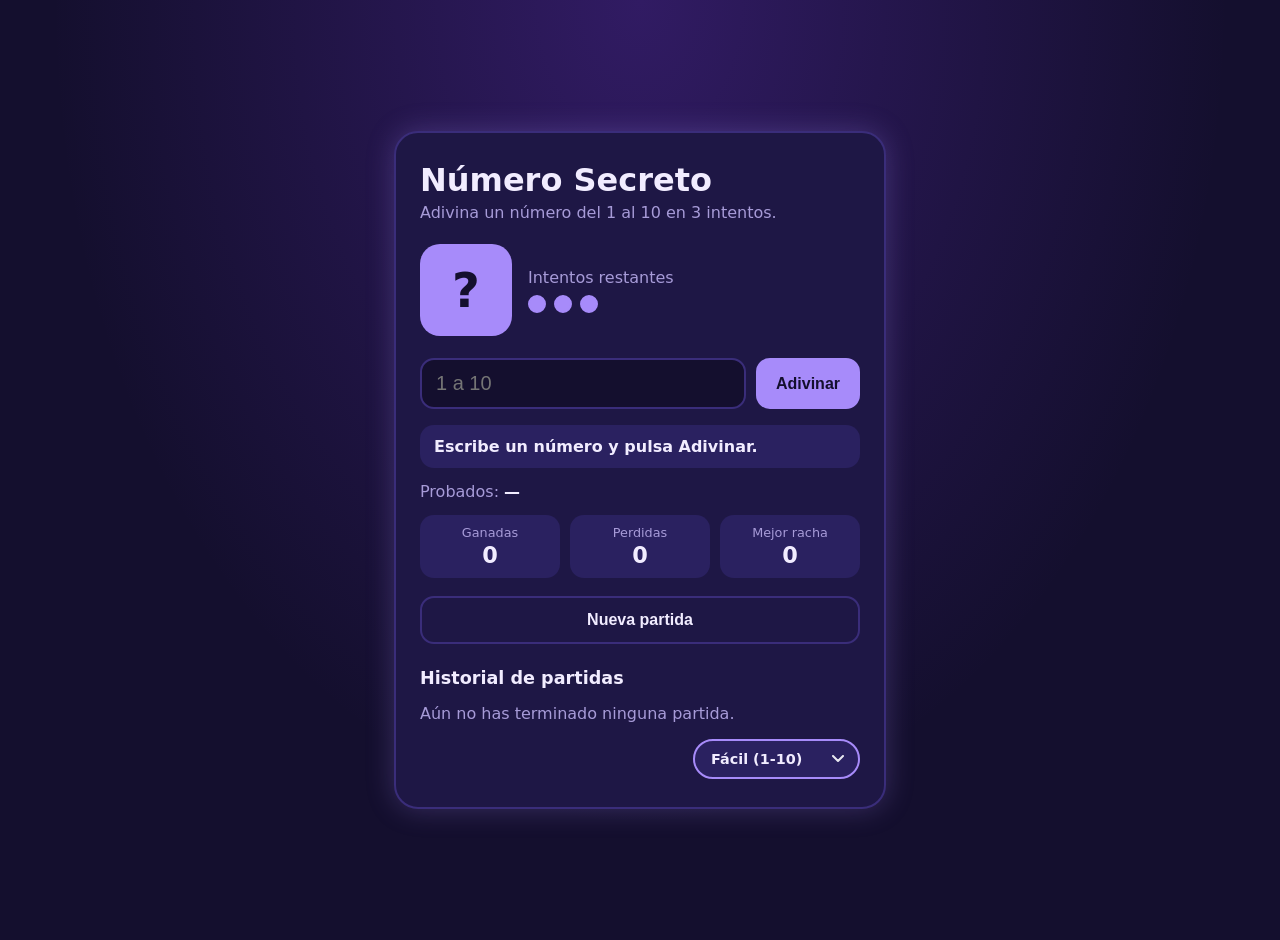
<file: Index.html>
<!DOCTYPE html>
<html lang="es">
<head>
  <meta charset="utf-8">
  <meta name="viewport" content="width=device-width, initial-scale=1">
  <title>Número Secreto</title>
  <link rel="stylesheet" href="css/style.css">
</head>
<body>
  <!-- Capas de efectos: destellos de pantalla y cartel grande (OK, PERDISTE, nivel) -->
  <div id="efecto" class="efecto" aria-hidden="true"></div>
  <div id="cartel" class="cartel" aria-hidden="true"></div>

  <main>
    <h1>Número Secreto</h1>
    <p class="subtitulo" id="subtitulo">Adivina un número del 1 al 10 en 3 intentos.</p>

    <div class="tablero">
      <div class="secreto" id="secreto" aria-label="Número secreto oculto">?</div>
      <div class="intentos">
        <span>Intentos restantes</span>
        <div id="bolas"></div>
      </div>
    </div>

    <div class="entrada">
      <input id="campoNumero" type="number" min="1" max="10" placeholder="1 a 10">
      <button id="btnAdivinar" type="button">Adivinar</button>
    </div>

    <p id="mensaje">Escribe un número y pulsa Adivinar.</p>

    <p class="probados" id="probados">Probados: <b>—</b></p>

    <div class="marcador">
      <div><span>Ganadas</span><strong id="ganadas">0</strong></div>
      <div><span>Perdidas</span><strong id="perdidas">0</strong></div>
      <div><span>Mejor racha</span><strong id="mejorRacha">0</strong></div>
    </div>

    <button id="btnNueva" type="button">Nueva partida</button>

    <section class="partidas">
      <h2>Historial de partidas</h2>
      <p id="sinPartidas">Aún no has terminado ninguna partida.</p>
      <ol id="listaPartidas"></ol>

      <div class="acciones">
        <button id="btnBorrar" type="button">Borrar historial</button>
        <select id="nivel" aria-label="Dificultad">
          <option value="facil">Fácil (1-10)</option>
          <option value="medio">Medio (1-50)</option>
          <option value="dificil">Difícil (1-100)</option>
        </select>
      </div>
    </section>
  </main>
  <script src="js/script.js"></script>
</body>
</html>
</file>
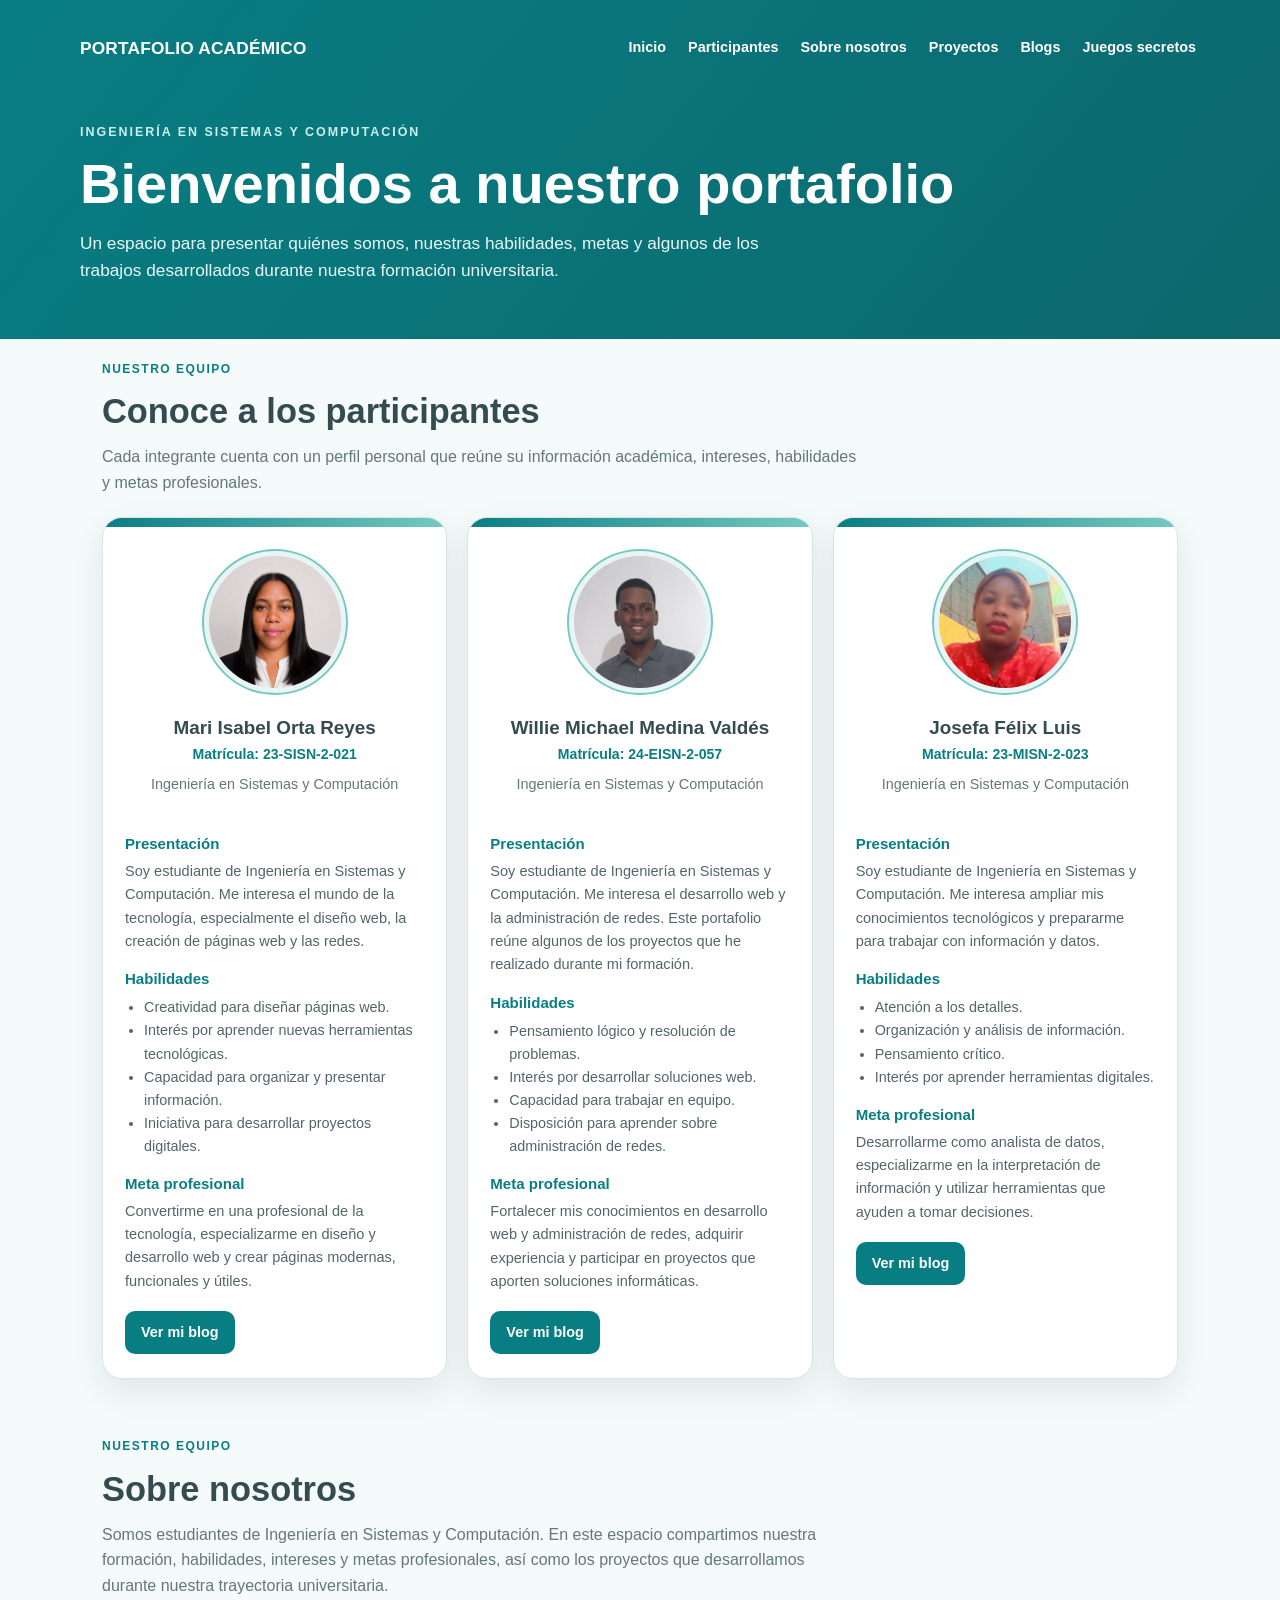
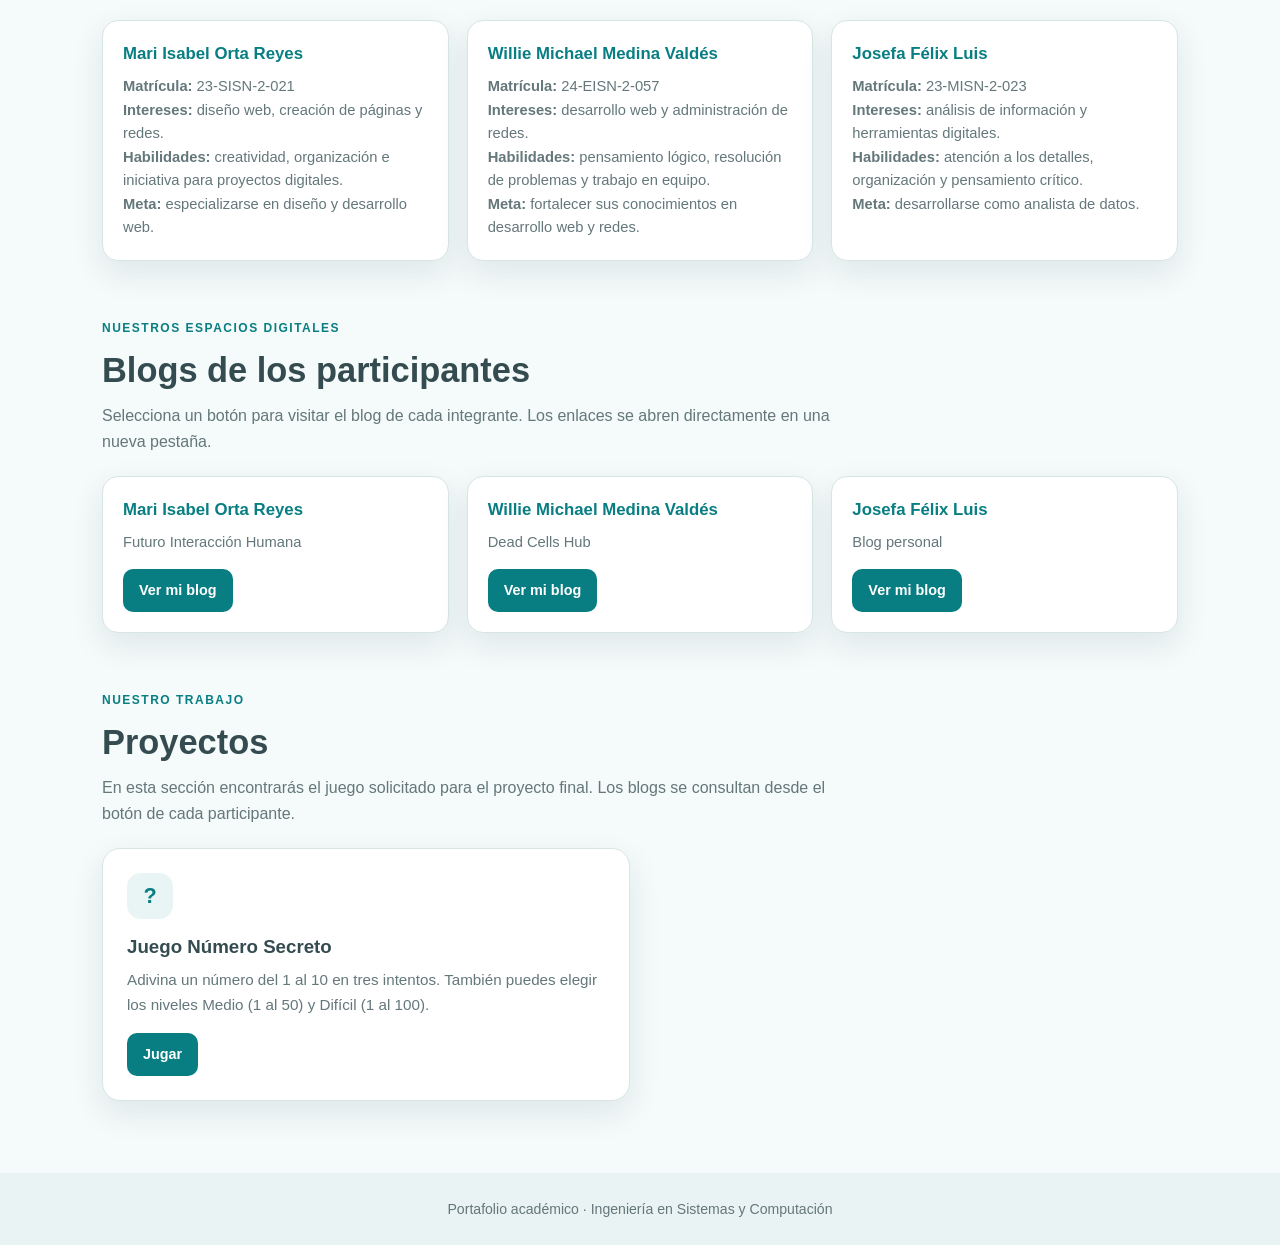
<file: index.html>
<!DOCTYPE html>
<html lang="es">
<head>
<meta charset="UTF-8">
<meta name="viewport" content="width=device-width, initial-scale=1.0">
<title>Portafolio académico | Ingeniería en Sistemas y Computación</title>
<style>
:root {
  --teal:#087E83; --teal-light:#75C9C2; --teal-pale:#E8F5F4;
  --white:#FFFFFF; --offwhite:#F5FAFA; --gray:#344B50; --muted:#64777A;
  --line:#D8E5E5; --shadow:0 12px 32px rgba(17,73,76,.10);
}
*{box-sizing:border-box}
html{scroll-behavior:smooth}
body{margin:0;font-family:Arial,Helvetica,sans-serif;background:var(--offwhite);color:var(--gray);line-height:1.6}
header{background:linear-gradient(130deg,var(--teal),#0C686D);color:white;padding:22px 5vw 54px}
nav{max-width:1120px;margin:auto;display:flex;align-items:center;justify-content:space-between;gap:18px;flex-wrap:wrap}
.brand{font-size:1.08rem;font-weight:800;letter-spacing:.2px;white-space:nowrap}
.nav-links{display:flex;align-items:center;gap:18px;flex-wrap:nowrap;overflow-x:auto;max-width:100%;padding:7px 2px;scrollbar-width:thin}
nav a{color:white;text-decoration:none;font-weight:700;font-size:.9rem;white-space:nowrap;padding:7px 2px;border-bottom:2px solid transparent}
nav a:hover,nav a:focus{border-bottom-color:var(--teal-light);outline:none}
.section[id]{scroll-margin-top:24px}
.about-grid,.blog-grid{display:grid;grid-template-columns:repeat(3,minmax(0,1fr));gap:18px}
.about-item,.blog-item{background:white;border:1px solid var(--line);border-radius:16px;padding:20px;box-shadow:var(--shadow)}
.about-item h3,.blog-item h3{margin:0 0 7px;color:var(--teal);font-size:1.05rem}
.about-item p,.blog-item p{margin:0;color:var(--muted);font-size:.92rem}
.blog-item .btn{margin-top:14px}

.hero{max-width:1120px;margin:48px auto 0}
.eyebrow{text-transform:uppercase;letter-spacing:2px;font-size:.78rem;font-weight:700;color:#C9F0EC}
h1{font-size:clamp(2rem,5vw,3.5rem);line-height:1.12;margin:10px 0 14px}
.hero p{max-width:720px;margin:0;color:#E8F8F7;font-size:1.08rem}
main{max-width:1120px;margin:-25px auto 0;padding:0 22px 60px}
.section{padding:46px 0 12px;scroll-margin-top:20px}
.section-head{margin-bottom:22px}
.kicker{color:var(--teal);font-weight:800;text-transform:uppercase;letter-spacing:1.5px;font-size:.75rem}
h2{font-size:clamp(1.55rem,3vw,2.15rem);margin:5px 0;color:var(--gray)}
.intro{color:var(--muted);max-width:760px;margin:0}
.cards{display:grid;grid-template-columns:repeat(3,minmax(0,1fr));gap:20px}
.card{background:white;border:1px solid var(--line);border-radius:20px;overflow:hidden;box-shadow:var(--shadow)}
.card-top{height:9px;background:linear-gradient(90deg,var(--teal),var(--teal-light))}
.person{padding:24px 22px 22px;text-align:center}
.avatar{width:142px;height:142px;border-radius:50%;object-fit:cover;object-position:center 28%;border:5px solid var(--teal-pale);box-shadow:0 0 0 2px var(--teal-light);background:#eaf1f1}
.person h3{margin:15px 0 2px;font-size:1.18rem;line-height:1.3}
.matricula{font-size:.88rem;color:var(--teal);font-weight:700}
.career{font-size:.9rem;color:var(--muted);margin:8px 0 0}
.details{padding:0 22px 24px}
.details h4{font-size:.94rem;color:var(--teal);margin:14px 0 4px}
.details p{font-size:.91rem;margin:0;color:#52666A}
.details ul{padding-left:19px;margin:5px 0 0;font-size:.9rem;color:#52666A}
.project-grid{display:grid;grid-template-columns:repeat(2,minmax(0,1fr));gap:20px}
.project{background:white;border:1px solid var(--line);border-radius:18px;padding:24px;box-shadow:var(--shadow)}
.project .symbol{width:46px;height:46px;border-radius:14px;background:var(--teal-pale);display:grid;place-items:center;color:var(--teal);font-size:1.35rem;font-weight:800}
.project h3{margin:13px 0 6px}
.project p{margin:0 0 16px;color:var(--muted);font-size:.95rem}
.btn{display:inline-block;background:var(--teal);color:white;text-decoration:none;padding:10px 16px;border-radius:10px;font-weight:700;font-size:.9rem;border:0;cursor:pointer}
.btn:hover{background:#06676B}.blog-btn{margin-top:18px}
.btn.secondary{background:white;color:var(--teal);border:1px solid var(--teal)}
.note{margin-top:18px;padding:15px 17px;background:var(--teal-pale);border-left:4px solid var(--teal);border-radius:8px;color:#3E6264;font-size:.92rem}
footer{background:#EAF3F3;text-align:center;padding:25px 18px;color:var(--muted);font-size:.88rem}
@media(max-width:820px){.cards{grid-template-columns:1fr 1fr}.about-grid,.blog-grid{grid-template-columns:1fr 1fr}}
@media(max-width:600px){header{padding-bottom:48px}nav{align-items:flex-start;gap:10px}.nav-links{width:100%;gap:16px;justify-content:flex-start}.nav-links a{font-size:.84rem}.hero{margin-top:34px}main{padding-left:15px;padding-right:15px}.cards,.project-grid,.about-grid,.blog-grid{grid-template-columns:1fr}.avatar{width:132px;height:132px}}
</style>
</head>
<body>
<header>
  <nav aria-label="Menú principal">
    <div class="brand">PORTAFOLIO ACADÉMICO</div>
    <div class="nav-links">
      <a href="#inicio">Inicio</a>
      <a href="#participantes">Participantes</a>
      <a href="#sobre-nosotros">Sobre nosotros</a>
      <a href="#proyectos">Proyectos</a>
      <a href="#blogs">Blogs</a>
      <a href="#juegos-secretos">Juegos secretos</a>
    </div>
  </nav>
  <div class="hero" id="inicio">
    <div class="eyebrow">Ingeniería en Sistemas y Computación</div>
    <h1>Bienvenidos a nuestro portafolio</h1>
    <p>Un espacio para presentar quiénes somos, nuestras habilidades, metas y algunos de los trabajos desarrollados durante nuestra formación universitaria.</p>
  </div>
</header>

<main>
  <section class="section" id="participantes">
    <div class="section-head">
      <div class="kicker">Nuestro equipo</div>
      <h2>Conoce a los participantes</h2>
      <p class="intro">Cada integrante cuenta con un perfil personal que reúne su información académica, intereses, habilidades y metas profesionales.</p>
    </div>

    <div class="cards">
      <article class="card">
        <div class="card-top"></div>
        <div class="person">
          <img class="avatar" src="[data-uri]" alt="Fotografía de Mari Isabel Orta Reyes">
          <h3>Mari Isabel Orta Reyes</h3>
          <div class="matricula">Matrícula: 23-SISN-2-021</div>
          <p class="career">Ingeniería en Sistemas y Computación</p>
        </div>
        <div class="details">
          <h4>Presentación</h4>
          <p>Soy estudiante de Ingeniería en Sistemas y Computación. Me interesa el mundo de la tecnología, especialmente el diseño web, la creación de páginas web y las redes.</p>
          <h4>Habilidades</h4>
          <ul><li>Creatividad para diseñar páginas web.</li><li>Interés por aprender nuevas herramientas tecnológicas.</li><li>Capacidad para organizar y presentar información.</li><li>Iniciativa para desarrollar proyectos digitales.</li></ul>
          <h4>Meta profesional</h4>
          <p>Convertirme en una profesional de la tecnología, especializarme en diseño y desarrollo web y crear páginas modernas, funcionales y útiles.</p>
          <a class="btn blog-btn" href="https://sites.google.com/view/futuro-interaccion-humana?usp=sharing" target="_blank" rel="noopener noreferrer">Ver mi blog</a>
        </div>
      </article>

      <article class="card">
        <div class="card-top"></div>
        <div class="person">
          <img class="avatar" src="[data-uri]" alt="Fotografía de Willie Michael Medina Valdés">
          <h3>Willie Michael Medina Valdés</h3>
          <div class="matricula">Matrícula: 24-EISN-2-057</div>
          <p class="career">Ingeniería en Sistemas y Computación</p>
        </div>
        <div class="details">
          <h4>Presentación</h4>
          <p>Soy estudiante de Ingeniería en Sistemas y Computación. Me interesa el desarrollo web y la administración de redes. Este portafolio reúne algunos de los proyectos que he realizado durante mi formación.</p>
          <h4>Habilidades</h4>
          <ul><li>Pensamiento lógico y resolución de problemas.</li><li>Interés por desarrollar soluciones web.</li><li>Capacidad para trabajar en equipo.</li><li>Disposición para aprender sobre administración de redes.</li></ul>
          <h4>Meta profesional</h4>
          <p>Fortalecer mis conocimientos en desarrollo web y administración de redes, adquirir experiencia y participar en proyectos que aporten soluciones informáticas.</p>
          <a class="btn blog-btn" href="https://sites.google.com/view/deadcellshubwikki/galer%C3%ADa" target="_blank" rel="noopener noreferrer">Ver mi blog</a>
        </div>
      </article>

      <article class="card">
        <div class="card-top"></div>
        <div class="person">
          <img class="avatar" src="[data-uri]" alt="Fotografía de Josefa Félix Luis">
          <h3>Josefa Félix Luis</h3>
          <div class="matricula">Matrícula: 23-MISN-2-023</div>
          <p class="career">Ingeniería en Sistemas y Computación</p>
        </div>
        <div class="details">
          <h4>Presentación</h4>
          <p>Soy estudiante de Ingeniería en Sistemas y Computación. Me interesa ampliar mis conocimientos tecnológicos y prepararme para trabajar con información y datos.</p>
          <h4>Habilidades</h4>
          <ul><li>Atención a los detalles.</li><li>Organización y análisis de información.</li><li>Pensamiento crítico.</li><li>Interés por aprender herramientas digitales.</li></ul>
          <h4>Meta profesional</h4>
          <p>Desarrollarme como analista de datos, especializarme en la interpretación de información y utilizar herramientas que ayuden a tomar decisiones.</p>
          <a class="btn blog-btn" href="https://temp-sljfeobwmwlwqzrsiqfa.webadorsite.com/" target="_blank" rel="noopener noreferrer">Ver mi blog</a>
        </div>
      </article>
    </div>
  </section>

  <section class="section" id="sobre-nosotros">
    <div class="section-head">
      <div class="kicker">Nuestro equipo</div>
      <h2>Sobre nosotros</h2>
      <p class="intro">Somos estudiantes de Ingeniería en Sistemas y Computación. En este espacio compartimos nuestra formación, habilidades, intereses y metas profesionales, así como los proyectos que desarrollamos durante nuestra trayectoria universitaria.</p>
    </div>
    <div class="about-grid">
      <article class="about-item">
        <h3>Mari Isabel Orta Reyes</h3>
        <p><strong>Matrícula:</strong> 23-SISN-2-021<br><strong>Intereses:</strong> diseño web, creación de páginas y redes.<br><strong>Habilidades:</strong> creatividad, organización e iniciativa para proyectos digitales.<br><strong>Meta:</strong> especializarse en diseño y desarrollo web.</p>
      </article>
      <article class="about-item">
        <h3>Willie Michael Medina Valdés</h3>
        <p><strong>Matrícula:</strong> 24-EISN-2-057<br><strong>Intereses:</strong> desarrollo web y administración de redes.<br><strong>Habilidades:</strong> pensamiento lógico, resolución de problemas y trabajo en equipo.<br><strong>Meta:</strong> fortalecer sus conocimientos en desarrollo web y redes.</p>
      </article>
      <article class="about-item">
        <h3>Josefa Félix Luis</h3>
        <p><strong>Matrícula:</strong> 23-MISN-2-023<br><strong>Intereses:</strong> análisis de información y herramientas digitales.<br><strong>Habilidades:</strong> atención a los detalles, organización y pensamiento crítico.<br><strong>Meta:</strong> desarrollarse como analista de datos.</p>
      </article>
    </div>
  </section>

  <section class="section" id="blogs">
    <div class="section-head">
      <div class="kicker">Nuestros espacios digitales</div>
      <h2>Blogs de los participantes</h2>
      <p class="intro">Selecciona un botón para visitar el blog de cada integrante. Los enlaces se abren directamente en una nueva pestaña.</p>
    </div>
    <div class="blog-grid">
      <article class="blog-item"><h3>Mari Isabel Orta Reyes</h3><p>Futuro Interacción Humana</p><a class="btn" href="https://sites.google.com/view/futuro-interaccion-humana?usp=sharing" target="_blank" rel="noopener noreferrer">Ver mi blog</a></article>
      <article class="blog-item"><h3>Willie Michael Medina Valdés</h3><p>Dead Cells Hub</p><a class="btn" href="https://sites.google.com/view/deadcellshubwikki/galer%C3%ADa" target="_blank" rel="noopener noreferrer">Ver mi blog</a></article>
      <article class="blog-item"><h3>Josefa Félix Luis</h3><p>Blog personal</p><a class="btn" href="https://temp-sljfeobwmwlwqzrsiqfa.webadorsite.com/" target="_blank" rel="noopener noreferrer">Ver mi blog</a></article>
    </div>
  </section>

  <section class="section" id="proyectos">
    <div class="section-head">
      <div class="kicker">Nuestro trabajo</div>
      <h2>Proyectos</h2>
      <p class="intro">En esta sección encontrarás el juego solicitado para el proyecto final. Los blogs se consultan desde el botón de cada participante.</p>
    </div>
    <div class="project-grid">
      <article class="project" id="juegos-secretos" style="scroll-margin-top:24px">
        <div class="symbol">?</div>
        <h3>Juego Número Secreto</h3>
        <p>Adivina un número del 1 al 10 en tres intentos. También puedes elegir los niveles Medio (1 al 50) y Difícil (1 al 100).</p>
        <a class="btn" href="juego/index.html">Jugar</a>
      </article>
    </div>
  </section>


</main>
<footer>Portafolio académico · Ingeniería en Sistemas y Computación</footer>


</body>
</html>
</file>
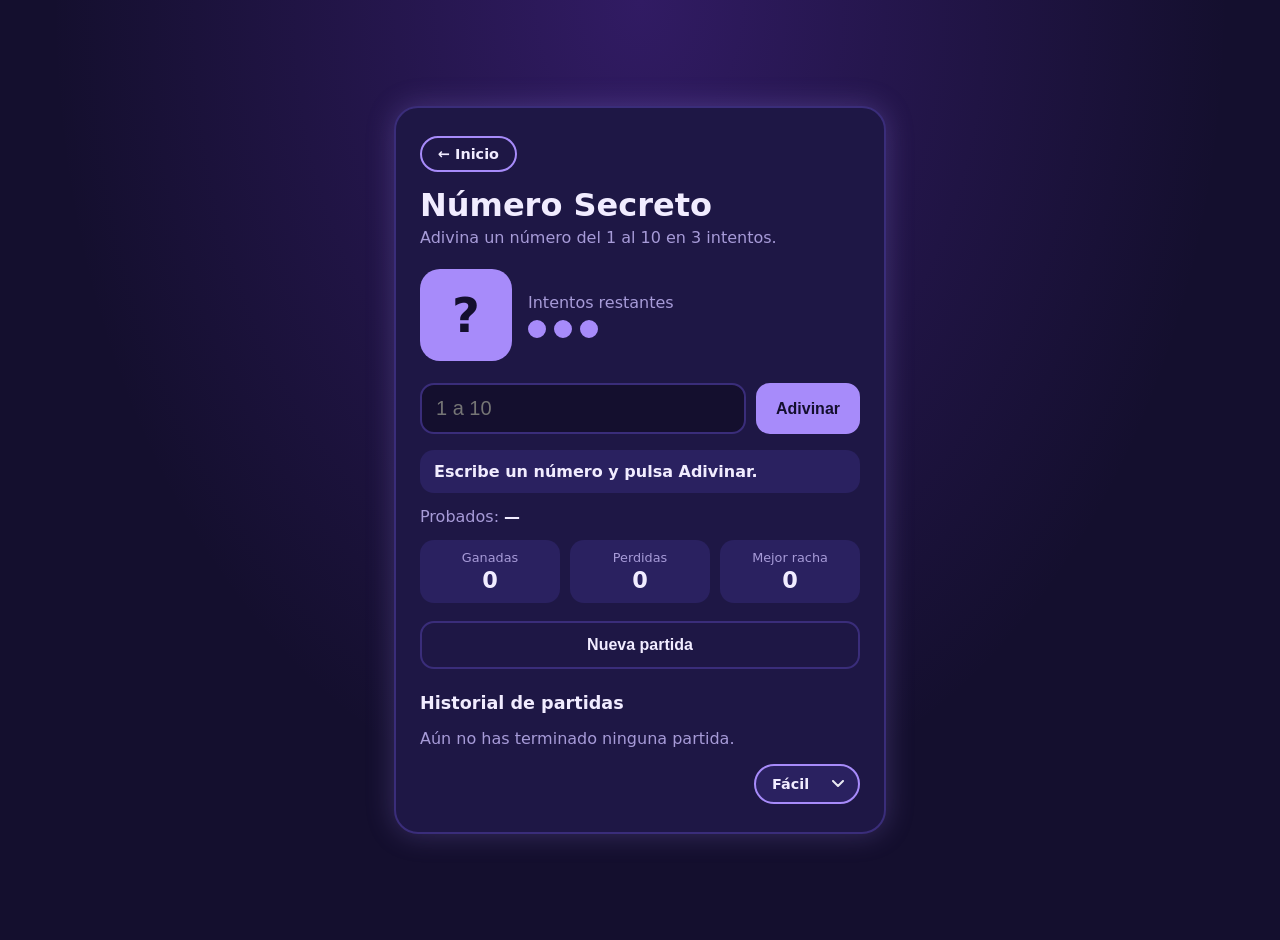
<file: juego/index.html>
<!DOCTYPE html>
<html lang="es">
<head>
  <meta charset="utf-8">
  <meta name="viewport" content="width=device-width, initial-scale=1">
  <title>Número Secreto</title>
  <link rel="stylesheet" href="css/style.css">
</head>
<body>
  <!-- Capas de efectos: destellos de pantalla y cartel grande (OK, PERDISTE, nivel) -->
  <div id="efecto" class="efecto" aria-hidden="true"></div>
  <div id="cartel" class="cartel" aria-hidden="true"></div>

  <main>
        <a class="btn-inicio" href="../index.html">← Inicio</a>
    <h1>Número Secreto</h1>
    <p class="subtitulo" id="subtitulo">Adivina un número del 1 al 10 en 3 intentos.</p>

    <div class="tablero">
      <div class="secreto" id="secreto" aria-label="Número secreto oculto">?</div>
      <div class="intentos">
        <span>Intentos restantes</span>
        <div id="bolas"></div>
      </div>
    </div>

    <div class="entrada">
      <input id="campoNumero" type="number" min="1" max="10" placeholder="1 a 10">
      <button id="btnAdivinar" type="button">Adivinar</button>
    </div>

    <p id="mensaje">Escribe un número y pulsa Adivinar.</p>

    <p class="probados" id="probados">Probados: <b>—</b></p>

    <div class="marcador">
      <div><span>Ganadas</span><strong id="ganadas">0</strong></div>
      <div><span>Perdidas</span><strong id="perdidas">0</strong></div>
      <div><span>Mejor racha</span><strong id="mejorRacha">0</strong></div>
    </div>

    <button id="btnNueva" type="button">Nueva partida</button>

    <section class="partidas">
      <h2>Historial de partidas</h2>
      <p id="sinPartidas">Aún no has terminado ninguna partida.</p>
      <ol id="listaPartidas"></ol>

      <div class="acciones">
        <button id="btnBorrar" type="button">Borrar historial</button>
        <select id="nivel" aria-label="Dificultad">
          <option value="facil">Fácil </option>
          <option value="medio">Medio </option>
          <option value="dificil">Difícil </option>
        </select>
      </div>
    </section>
  </main>
  <script src="js/script.js"></script>
</body>
</html>
</file>
<file: css/style.css>
[hidden] {
  display: none !important;
}

/* ===== Colores de cada nivel =====
   Fácil (morado) es el predeterminado. El JavaScript pone
   body[data-nivel="..."] y los colores cambian solos. */
:root {
  --fondo: #140f2e;
  --halo: rgba(124, 58, 237, 0.28);
  --tarjeta: #1e1745;
  --borde: #3a2d7a;
  --suave: #2a2160;
  --texto: #f1ecff;
  --apagado: #a79bd8;
  --acento: #a78bfa;
  --sobre-acento: #140f2e;
  --brillo: rgba(167, 139, 250, 0.25);
}

body[data-nivel="medio"] {
  --fondo: #17120a;
  --halo: rgba(251, 191, 36, 0.16);
  --tarjeta: #231a0b;
  --borde: #5c4515;
  --suave: #33260e;
  --texto: #fff6dd;
  --apagado: #d1b777;
  --acento: #fbbf24;
  --sobre-acento: #1a1203;
  --brillo: rgba(251, 191, 36, 0.22);
}

body[data-nivel="dificil"] {
  --fondo: #080102;
  --halo: rgba(255, 43, 61, 0.22);
  --tarjeta: #140407;
  --borde: #6b0f1a;
  --suave: #240709;
  --texto: #ffe9e9;
  --apagado: #cf8a90;
  --acento: #ff2b3d;
  --sobre-acento: #120002;
  --brillo: rgba(255, 43, 61, 0.4);
}

/* ===== Base ===== */
body {
  font-family: system-ui, -apple-system, "Segoe UI", sans-serif;
  background: radial-gradient(ellipse at 50% 0%, var(--halo), transparent 65%), var(--fondo);
  background-attachment: fixed;
  color: var(--texto);
  margin: 0;
  min-height: 100vh;
  display: grid;
  place-items: center;
  padding: 20px;
}

main {
  width: 100%;
  max-width: 440px;
  background: var(--tarjeta);
  border: 2px solid var(--borde);
  border-radius: 24px;
  padding: 28px 24px;
  box-shadow: 0 0 28px var(--brillo);
  transition: background-color 0.4s, border-color 0.4s, box-shadow 0.4s;
}

h1 {
  margin: 0 0 4px;
  font-size: 2rem;
}

.subtitulo {
  margin: 0 0 22px;
  color: var(--apagado);
}

/* ===== Recuadro "?" y bolas de intentos ===== */
.tablero {
  display: flex;
  align-items: center;
  gap: 16px;
  margin-bottom: 22px;
}

.secreto {
  flex: none;
  width: 92px;
  height: 92px;
  border-radius: 20px;
  background: var(--acento);
  color: var(--sobre-acento);
  display: grid;
  place-items: center;
  font-size: 3rem;
  font-weight: bold;
  transition: background-color 0.4s;
}

.secreto.reveal {
  animation: pop 0.35s ease-out;
}

@keyframes pop {
  from { transform: scale(0.8) rotate(-6deg); }
  to   { transform: none; }
}

.intentos {
  display: grid;
  gap: 8px;
  color: var(--apagado);
}

#bolas {
  display: flex;
  gap: 8px;
  flex-wrap: wrap;
}

.bola {
  width: 14px;
  height: 14px;
  border-radius: 50%;
  background: var(--acento);
  border: 2px solid var(--acento);
  transition: background 0.3s, opacity 0.3s;
}

.bola.apagada {
  background: transparent;
  border-color: var(--borde);
  opacity: 0.7;
}

/* ===== Campo y botones ===== */
.entrada {
  display: flex;
  gap: 10px;
}

input {
  flex: 1;
  min-width: 0;
  font-size: 1.25rem;
  padding: 12px 14px;
  border: 2px solid var(--borde);
  border-radius: 14px;
  background: var(--fondo);
  color: var(--texto);
}

input:disabled,
button:disabled {
  opacity: 0.5;
  cursor: not-allowed;
}

button {
  font-size: 1rem;
  font-weight: bold;
  padding: 12px 20px;
  min-height: 48px;
  border: none;
  border-radius: 14px;
  background: var(--acento);
  color: var(--sobre-acento);
  cursor: pointer;
}

:focus-visible {
  outline: 3px solid var(--acento);
  outline-offset: 2px;
}

#btnNueva {
  background: transparent;
  color: var(--texto);
  border: 2px solid var(--borde);
  width: 100%;
  margin-top: 4px;
}

/* ===== Mensaje ===== */
#mensaje {
  margin: 16px 0 0;
  padding: 12px 14px;
  border-radius: 14px;
  background: var(--suave);
  font-weight: bold;
}

#mensaje.ok {
  background: #12382e;
  color: #5fdcae;
}

#mensaje.mal {
  background: #40191a;
  color: #ff8f87;
}

/* ===== Probados y marcador ===== */
.probados {
  margin: 14px 0;
  color: var(--apagado);
}

.probados b {
  color: var(--texto);
}

.marcador {
  display: grid;
  grid-template-columns: repeat(3, 1fr);
  gap: 10px;
  margin-bottom: 14px;
}

.marcador div {
  background: var(--suave);
  border-radius: 14px;
  padding: 10px 8px;
  text-align: center;
  display: grid;
  gap: 2px;
}

.marcador span {
  color: var(--apagado);
  font-size: 0.8rem;
}

.marcador strong {
  font-size: 1.4rem;
}

/* ===== Historial de partidas ===== */
.partidas {
  margin-top: 24px;
}

.partidas h2 {
  font-size: 1.1rem;
  margin: 0 0 8px;
}

#sinPartidas {
  color: var(--apagado);
}

#listaPartidas {
  margin: 0 0 12px;
  padding-left: 22px;
}

#listaPartidas li {
  padding: 6px 0;
}

#listaPartidas li.gano {
  color: #5fdcae;
}

#listaPartidas li.perdio {
  color: #ff8f87;
}

/* ===== Borrar historial y dificultad, en la misma fila ===== */
.acciones {
  display: flex;
  align-items: center;
  gap: 10px;
  flex-wrap: wrap;
}

#btnBorrar {
  background: transparent;
  color: var(--apagado);
  border: 2px solid var(--borde);
  padding: 8px 14px;
  font-size: 0.9rem;
  min-height: 40px;
}

#nivel {
  margin-left: auto;
  min-height: 40px;
  appearance: none;
  -webkit-appearance: none;
  font: inherit;
  font-size: 0.9rem;
  font-weight: bold;
  padding: 8px 36px 8px 16px;
  border: 2px solid var(--acento);
  border-radius: 999px;
  background-color: var(--suave);
  color: var(--texto);
  cursor: pointer;
  background-image: url("data:image/svg+xml;utf8,<svg xmlns='http://www.w3.org/2000/svg' width='12' height='8' viewBox='0 0 12 8'><path d='M1 1l5 5 5-5' fill='none' stroke='%23e8e8f0' stroke-width='2' stroke-linecap='round' stroke-linejoin='round'/></svg>");
  background-repeat: no-repeat;
  background-position: right 14px center;
}

#nivel option {
  background: var(--tarjeta);
  color: var(--texto);
}

/* ===== Nivel DIFÍCIL: demoniaco ===== */
body[data-nivel="dificil"]::before {
  content: "";
  position: fixed;
  left: 0;
  right: 0;
  bottom: 0;
  height: 26vh;
  z-index: -1;
  pointer-events: none;
  transform-origin: bottom;
  background:
    radial-gradient(ellipse at 20% 100%, rgba(255, 90, 0, 0.55), transparent 60%),
    radial-gradient(ellipse at 80% 100%, rgba(255, 30, 40, 0.6), transparent 60%),
    radial-gradient(ellipse at 50% 100%, rgba(255, 160, 0, 0.4), transparent 55%);
  animation: llamas 1.4s ease-in-out infinite alternate;
}

@keyframes llamas {
  from { opacity: 0.55; transform: scaleY(0.8); }
  to   { opacity: 1;    transform: scaleY(1.15); }
}

body[data-nivel="dificil"] main {
  animation: latido 2.2s ease-in-out infinite;
}

@keyframes latido {
  0%, 100% { box-shadow: 0 0 16px rgba(255, 43, 61, 0.35); }
  50%      { box-shadow: 0 0 42px rgba(255, 43, 61, 0.85); }
}

body[data-nivel="dificil"] h1 {
  text-shadow: 0 0 14px rgba(255, 43, 61, 0.7);
  animation: glitch 3s infinite;
}

@keyframes glitch {
  0%, 90%, 100% { transform: none; text-shadow: 0 0 14px rgba(255, 43, 61, 0.7); }
  92% { transform: translate(-3px, 1px) skewX(-6deg); text-shadow: 3px 0 #ff2b3d, -3px 0 #5b0a12; }
  94% { transform: translate(3px, -1px) skewX(6deg);  text-shadow: -3px 0 #ff2b3d, 3px 0 #5b0a12; }
  96% { transform: none; }
}

/* ===== Efectos de pantalla ===== */
.efecto {
  position: fixed;
  inset: 0;
  z-index: 10;
  opacity: 0;
  pointer-events: none;
}

@keyframes destello {
  0%   { opacity: 0; }
  15%  { opacity: 1; }
  100% { opacity: 0; }
}

@keyframes destello-largo {
  0%   { opacity: 0; }
  20%  { opacity: 1; }
  70%  { opacity: 0.9; }
  100% { opacity: 0; }
}

@keyframes parpadeo {
  0%   { opacity: 0; }
  10%  { opacity: 1; }
  20%  { opacity: 0.2; }
  30%  { opacity: 1; }
  45%  { opacity: 0.3; }
  60%  { opacity: 1; }
  100% { opacity: 0; }
}

/* Número incorrecto o partida perdida: pantalla roja */
.e-rojo {
  background: radial-gradient(circle at center, rgba(255, 40, 60, 0.18) 25%, rgba(255, 20, 45, 0.7) 100%);
  animation: destello 0.6s ease-out;
}

/* Ganaste: difuminado verde */
.e-verde {
  background: radial-gradient(circle at center, rgba(74, 222, 128, 0.4), rgba(34, 197, 94, 0.2) 55%, rgba(34, 197, 94, 0.45) 100%);
  -webkit-backdrop-filter: blur(4px);
  backdrop-filter: blur(4px);
  animation: destello-largo 1.3s ease-out;
}

/* Cambio de nivel */
.e-facil {
  background: radial-gradient(circle at center, rgba(167, 139, 250, 0.45), rgba(124, 58, 237, 0.35) 100%);
  animation: destello-largo 0.9s ease-out;
}

.e-medio {
  background: radial-gradient(circle at center, rgba(251, 191, 36, 0.45), rgba(217, 119, 6, 0.35) 100%);
  animation: destello-largo 0.9s ease-out;
}

.e-dificil {
  background: radial-gradient(circle at center, rgba(0, 0, 0, 0.55), rgba(255, 20, 40, 0.8) 100%);
  animation: parpadeo 1s linear;
}

/* ===== Cartel grande en el centro ===== */
.cartel {
  position: fixed;
  inset: 0;
  z-index: 20;
  display: grid;
  place-items: center;
  text-align: center;
  padding: 20px;
  font-size: clamp(2.4rem, 13vw, 6rem);
  font-weight: 900;
  letter-spacing: 0.04em;
  opacity: 0;
  pointer-events: none;
}

@keyframes cartel-pop {
  0%   { opacity: 0; transform: scale(0.3); }
  20%  { opacity: 1; transform: scale(1.15); }
  35%  { transform: scale(1); }
  75%  { opacity: 1; }
  100% { opacity: 0; transform: scale(1.1); }
}

@keyframes cartel-glitch {
  0%   { opacity: 0; transform: scale(0.5); }
  15%  { opacity: 1; transform: scale(1.2); }
  20%  { transform: translate(-10px, 2px) skewX(-8deg); }
  25%  { transform: translate(10px, -2px) skewX(8deg); }
  30%  { transform: scale(1); }
  75%  { opacity: 1; }
  100% { opacity: 0; transform: scale(1.3); }
}

@keyframes cartel-fade {
  0%   { opacity: 0; }
  20%  { opacity: 1; }
  80%  { opacity: 1; }
  100% { opacity: 0; }
}

.c-verde {
  color: #4ade80;
  text-shadow: 0 0 30px rgba(74, 222, 128, 0.9), 0 0 80px rgba(34, 197, 94, 0.6);
  animation: cartel-pop 1.2s ease-out;
}

.c-rojo {
  color: #ff5a67;
  text-shadow: 0 0 30px rgba(255, 40, 60, 0.9), 0 0 70px rgba(255, 20, 45, 0.6);
  animation: cartel-pop 1.1s ease-out;
}

.c-facil {
  color: #c4b5fd;
  text-shadow: 0 0 30px rgba(167, 139, 250, 0.9);
  animation: cartel-pop 1s ease-out;
}

.c-medio {
  color: #fbbf24;
  text-shadow: 0 0 30px rgba(251, 191, 36, 0.9);
  animation: cartel-pop 1s ease-out;
}

.c-dificil {
  color: #ff2b3d;
  text-shadow: 0 0 24px rgba(255, 43, 61, 1), 0 0 70px rgba(150, 0, 20, 0.9);
  animation: cartel-glitch 1.4s ease-out;
}

/* ===== Vibración de la tarjeta (número incorrecto) ===== */
body main.vibrar {
  animation: vibrar 0.5s ease-in-out;
}

@keyframes vibrar {
  0%, 100% { transform: none; }
  10% { transform: translateX(-12px); }
  20% { transform: translateX(12px); }
  30% { transform: translateX(-10px); }
  40% { transform: translateX(10px); }
  50% { transform: translateX(-7px); }
  60% { transform: translateX(7px); }
  70% { transform: translateX(-4px); }
  80% { transform: translateX(4px); }
  90% { transform: translateX(-2px); }
}

/* ===== Para quien prefiere menos movimiento ===== */
@media (prefers-reduced-motion: reduce) {
  .secreto.reveal,
  body main.vibrar,
  body[data-nivel="dificil"] main,
  body[data-nivel="dificil"] h1,
  body[data-nivel="dificil"]::before {
    animation: none;
  }

  .efecto {
    display: none;
  }

  .cartel {
    animation-name: cartel-fade !important;
  }
}
</file>
<file: juego/css/style.css>
[hidden] {
  display: none !important;
}

/* ===== Colores de cada nivel =====
   Fácil (morado) es el predeterminado. El JavaScript pone
   body[data-nivel="..."] y los colores cambian solos. */
:root {
  --fondo: #140f2e;
  --halo: rgba(124, 58, 237, 0.28);
  --tarjeta: #1e1745;
  --borde: #3a2d7a;
  --suave: #2a2160;
  --texto: #f1ecff;
  --apagado: #a79bd8;
  --acento: #a78bfa;
  --sobre-acento: #140f2e;
  --brillo: rgba(167, 139, 250, 0.25);
}

body[data-nivel="medio"] {
  --fondo: #17120a;
  --halo: rgba(251, 191, 36, 0.16);
  --tarjeta: #231a0b;
  --borde: #5c4515;
  --suave: #33260e;
  --texto: #fff6dd;
  --apagado: #d1b777;
  --acento: #fbbf24;
  --sobre-acento: #1a1203;
  --brillo: rgba(251, 191, 36, 0.22);
}

body[data-nivel="dificil"] {
  --fondo: #080102;
  --halo: rgba(255, 43, 61, 0.22);
  --tarjeta: #140407;
  --borde: #6b0f1a;
  --suave: #240709;
  --texto: #ffe9e9;
  --apagado: #cf8a90;
  --acento: #ff2b3d;
  --sobre-acento: #120002;
  --brillo: rgba(255, 43, 61, 0.4);
}

/* ===== Base ===== */
body {
  font-family: system-ui, -apple-system, "Segoe UI", sans-serif;
  background: radial-gradient(ellipse at 50% 0%, var(--halo), transparent 65%), var(--fondo);
  background-attachment: fixed;
  color: var(--texto);
  margin: 0;
  min-height: 100vh;
  display: grid;
  place-items: center;
  padding: 20px;
}

main {
  width: 100%;
  max-width: 440px;
  background: var(--tarjeta);
  border: 2px solid var(--borde);
  border-radius: 24px;
  padding: 28px 24px;
  box-shadow: 0 0 28px var(--brillo);
  transition: background-color 0.4s, border-color 0.4s, box-shadow 0.4s;
}

h1 {
  margin: 0 0 4px;
  font-size: 2rem;
}

.subtitulo {
  margin: 0 0 22px;
  color: var(--apagado);
}

/* ===== Recuadro "?" y bolas de intentos ===== */
.tablero {
  display: flex;
  align-items: center;
  gap: 16px;
  margin-bottom: 22px;
}

.secreto {
  flex: none;
  width: 92px;
  height: 92px;
  border-radius: 20px;
  background: var(--acento);
  color: var(--sobre-acento);
  display: grid;
  place-items: center;
  font-size: 3rem;
  font-weight: bold;
  transition: background-color 0.4s;
}

.secreto.reveal {
  animation: pop 0.35s ease-out;
}

@keyframes pop {
  from { transform: scale(0.8) rotate(-6deg); }
  to   { transform: none; }
}

.intentos {
  display: grid;
  gap: 8px;
  color: var(--apagado);
}

#bolas {
  display: flex;
  gap: 8px;
  flex-wrap: wrap;
}

.bola {
  width: 14px;
  height: 14px;
  border-radius: 50%;
  background: var(--acento);
  border: 2px solid var(--acento);
  transition: background 0.3s, opacity 0.3s;
}

.bola.apagada {
  background: transparent;
  border-color: var(--borde);
  opacity: 0.7;
}

/* ===== Campo y botones ===== */
.entrada {
  display: flex;
  gap: 10px;
}

input {
  flex: 1;
  min-width: 0;
  font-size: 1.25rem;
  padding: 12px 14px;
  border: 2px solid var(--borde);
  border-radius: 14px;
  background: var(--fondo);
  color: var(--texto);
}

input:disabled,
button:disabled {
  opacity: 0.5;
  cursor: not-allowed;
}

button {
  font-size: 1rem;
  font-weight: bold;
  padding: 12px 20px;
  min-height: 48px;
  border: none;
  border-radius: 14px;
  background: var(--acento);
  color: var(--sobre-acento);
  cursor: pointer;
}

:focus-visible {
  outline: 3px solid var(--acento);
  outline-offset: 2px;
}

#btnNueva {
  background: transparent;
  color: var(--texto);
  border: 2px solid var(--borde);
  width: 100%;
  margin-top: 4px;
}

/* ===== Mensaje ===== */
#mensaje {
  margin: 16px 0 0;
  padding: 12px 14px;
  border-radius: 14px;
  background: var(--suave);
  font-weight: bold;
}

#mensaje.ok {
  background: #12382e;
  color: #5fdcae;
}

#mensaje.mal {
  background: #40191a;
  color: #ff8f87;
}

/* ===== Probados y marcador ===== */
.probados {
  margin: 14px 0;
  color: var(--apagado);
}

.probados b {
  color: var(--texto);
}

.marcador {
  display: grid;
  grid-template-columns: repeat(3, 1fr);
  gap: 10px;
  margin-bottom: 14px;
}

.marcador div {
  background: var(--suave);
  border-radius: 14px;
  padding: 10px 8px;
  text-align: center;
  display: grid;
  gap: 2px;
}

.marcador span {
  color: var(--apagado);
  font-size: 0.8rem;
}

.marcador strong {
  font-size: 1.4rem;
}

/* ===== Historial de partidas ===== */
.partidas {
  margin-top: 24px;
}

.partidas h2 {
  font-size: 1.1rem;
  margin: 0 0 8px;
}

#sinPartidas {
  color: var(--apagado);
}

#listaPartidas {
  margin: 0 0 12px;
  padding-left: 22px;
}

#listaPartidas li {
  padding: 6px 0;
}

#listaPartidas li.gano {
  color: #5fdcae;
}

#listaPartidas li.perdio {
  color: #ff8f87;
}

/* ===== Borrar historial y dificultad, en la misma fila ===== */
.acciones {
  display: flex;
  align-items: center;
  gap: 10px;
  flex-wrap: wrap;
}

#btnBorrar {
  background: transparent;
  color: var(--apagado);
  border: 2px solid var(--borde);
  padding: 8px 14px;
  font-size: 0.9rem;
  min-height: 40px;
}

#nivel {
  margin-left: auto;
  min-height: 40px;
  appearance: none;
  -webkit-appearance: none;
  font: inherit;
  font-size: 0.9rem;
  font-weight: bold;
  padding: 8px 36px 8px 16px;
  border: 2px solid var(--acento);
  border-radius: 999px;
  background-color: var(--suave);
  color: var(--texto);
  cursor: pointer;
  background-image: url("data:image/svg+xml;utf8,<svg xmlns='http://www.w3.org/2000/svg' width='12' height='8' viewBox='0 0 12 8'><path d='M1 1l5 5 5-5' fill='none' stroke='%23e8e8f0' stroke-width='2' stroke-linecap='round' stroke-linejoin='round'/></svg>");
  background-repeat: no-repeat;
  background-position: right 14px center;
}

#nivel option {
  background: var(--tarjeta);
  color: var(--texto);
}

/* ===== Nivel DIFÍCIL: demoniaco ===== */
body[data-nivel="dificil"]::before {
  content: "";
  position: fixed;
  left: 0;
  right: 0;
  bottom: 0;
  height: 26vh;
  z-index: -1;
  pointer-events: none;
  transform-origin: bottom;
  background:
    radial-gradient(ellipse at 20% 100%, rgba(255, 90, 0, 0.55), transparent 60%),
    radial-gradient(ellipse at 80% 100%, rgba(255, 30, 40, 0.6), transparent 60%),
    radial-gradient(ellipse at 50% 100%, rgba(255, 160, 0, 0.4), transparent 55%);
  animation: llamas 1.4s ease-in-out infinite alternate;
}

@keyframes llamas {
  from { opacity: 0.55; transform: scaleY(0.8); }
  to   { opacity: 1;    transform: scaleY(1.15); }
}

body[data-nivel="dificil"] main {
  animation: latido 2.2s ease-in-out infinite;
}

@keyframes latido {
  0%, 100% { box-shadow: 0 0 16px rgba(255, 43, 61, 0.35); }
  50%      { box-shadow: 0 0 42px rgba(255, 43, 61, 0.85); }
}

body[data-nivel="dificil"] h1 {
  text-shadow: 0 0 14px rgba(255, 43, 61, 0.7);
  animation: glitch 3s infinite;
}

@keyframes glitch {
  0%, 90%, 100% { transform: none; text-shadow: 0 0 14px rgba(255, 43, 61, 0.7); }
  92% { transform: translate(-3px, 1px) skewX(-6deg); text-shadow: 3px 0 #ff2b3d, -3px 0 #5b0a12; }
  94% { transform: translate(3px, -1px) skewX(6deg);  text-shadow: -3px 0 #ff2b3d, 3px 0 #5b0a12; }
  96% { transform: none; }
}

/* ===== Efectos de pantalla ===== */
.efecto {
  position: fixed;
  inset: 0;
  z-index: 10;
  opacity: 0;
  pointer-events: none;
}

@keyframes destello {
  0%   { opacity: 0; }
  15%  { opacity: 1; }
  100% { opacity: 0; }
}

@keyframes destello-largo {
  0%   { opacity: 0; }
  20%  { opacity: 1; }
  70%  { opacity: 0.9; }
  100% { opacity: 0; }
}

@keyframes parpadeo {
  0%   { opacity: 0; }
  10%  { opacity: 1; }
  20%  { opacity: 0.2; }
  30%  { opacity: 1; }
  45%  { opacity: 0.3; }
  60%  { opacity: 1; }
  100% { opacity: 0; }
}

/* Número incorrecto o partida perdida: pantalla roja */
.e-rojo {
  background: radial-gradient(circle at center, rgba(255, 40, 60, 0.18) 25%, rgba(255, 20, 45, 0.7) 100%);
  animation: destello 0.6s ease-out;
}

/* Ganaste: difuminado verde */
.e-verde {
  background: radial-gradient(circle at center, rgba(74, 222, 128, 0.4), rgba(34, 197, 94, 0.2) 55%, rgba(34, 197, 94, 0.45) 100%);
  -webkit-backdrop-filter: blur(4px);
  backdrop-filter: blur(4px);
  animation: destello-largo 1.3s ease-out;
}

/* Cambio de nivel */
.e-facil {
  background: radial-gradient(circle at center, rgba(167, 139, 250, 0.45), rgba(124, 58, 237, 0.35) 100%);
  animation: destello-largo 0.9s ease-out;
}

.e-medio {
  background: radial-gradient(circle at center, rgba(251, 191, 36, 0.45), rgba(217, 119, 6, 0.35) 100%);
  animation: destello-largo 0.9s ease-out;
}

.e-dificil {
  background: radial-gradient(circle at center, rgba(0, 0, 0, 0.55), rgba(255, 20, 40, 0.8) 100%);
  animation: parpadeo 1s linear;
}

/* ===== Cartel grande en el centro ===== */
.cartel {
  position: fixed;
  inset: 0;
  z-index: 20;
  display: grid;
  place-items: center;
  text-align: center;
  padding: 20px;
  font-size: clamp(2.4rem, 13vw, 6rem);
  font-weight: 900;
  letter-spacing: 0.04em;
  opacity: 0;
  pointer-events: none;
}

@keyframes cartel-pop {
  0%   { opacity: 0; transform: scale(0.3); }
  20%  { opacity: 1; transform: scale(1.15); }
  35%  { transform: scale(1); }
  75%  { opacity: 1; }
  100% { opacity: 0; transform: scale(1.1); }
}

@keyframes cartel-glitch {
  0%   { opacity: 0; transform: scale(0.5); }
  15%  { opacity: 1; transform: scale(1.2); }
  20%  { transform: translate(-10px, 2px) skewX(-8deg); }
  25%  { transform: translate(10px, -2px) skewX(8deg); }
  30%  { transform: scale(1); }
  75%  { opacity: 1; }
  100% { opacity: 0; transform: scale(1.3); }
}

@keyframes cartel-fade {
  0%   { opacity: 0; }
  20%  { opacity: 1; }
  80%  { opacity: 1; }
  100% { opacity: 0; }
}

.c-verde {
  color: #4ade80;
  text-shadow: 0 0 30px rgba(74, 222, 128, 0.9), 0 0 80px rgba(34, 197, 94, 0.6);
  animation: cartel-pop 1.2s ease-out;
}

.c-rojo {
  color: #ff5a67;
  text-shadow: 0 0 30px rgba(255, 40, 60, 0.9), 0 0 70px rgba(255, 20, 45, 0.6);
  animation: cartel-pop 1.1s ease-out;
}

.c-facil {
  color: #c4b5fd;
  text-shadow: 0 0 30px rgba(167, 139, 250, 0.9);
  animation: cartel-pop 1s ease-out;
}

.c-medio {
  color: #fbbf24;
  text-shadow: 0 0 30px rgba(251, 191, 36, 0.9);
  animation: cartel-pop 1s ease-out;
}

.c-dificil {
  color: #ff2b3d;
  text-shadow: 0 0 24px rgba(255, 43, 61, 1), 0 0 70px rgba(150, 0, 20, 0.9);
  animation: cartel-glitch 1.4s ease-out;
}

/* ===== Vibración de la tarjeta (número incorrecto) ===== */
body main.vibrar {
  animation: vibrar 0.5s ease-in-out;
}

@keyframes vibrar {
  0%, 100% { transform: none; }
  10% { transform: translateX(-12px); }
  20% { transform: translateX(12px); }
  30% { transform: translateX(-10px); }
  40% { transform: translateX(10px); }
  50% { transform: translateX(-7px); }
  60% { transform: translateX(7px); }
  70% { transform: translateX(-4px); }
  80% { transform: translateX(4px); }
  90% { transform: translateX(-2px); }
}

/* ===== Para quien prefiere menos movimiento ===== */
@media (prefers-reduced-motion: reduce) {
  .secreto.reveal,
  body main.vibrar,
  body[data-nivel="dificil"] main,
  body[data-nivel="dificil"] h1,
  body[data-nivel="dificil"]::before {
    animation: none;
  }

  .efecto {
    display: none;
  }

  .cartel {
    animation-name: cartel-fade !important;
  }
}

.btn-inicio {
  display: inline-block;
  margin-bottom: 14px;
  padding: 8px 16px;
  border: 2px solid var(--acento);
  border-radius: 999px;
  color: var(--texto);
  text-decoration: none;
  font-size: 0.9rem;
  font-weight: bold;
  transition: background-color 0.3s, color 0.3s;
}

.btn-inicio:hover,
.btn-inicio:focus-visible {
  background: var(--acento);
  color: var(--sobre-acento);
}
</file>
